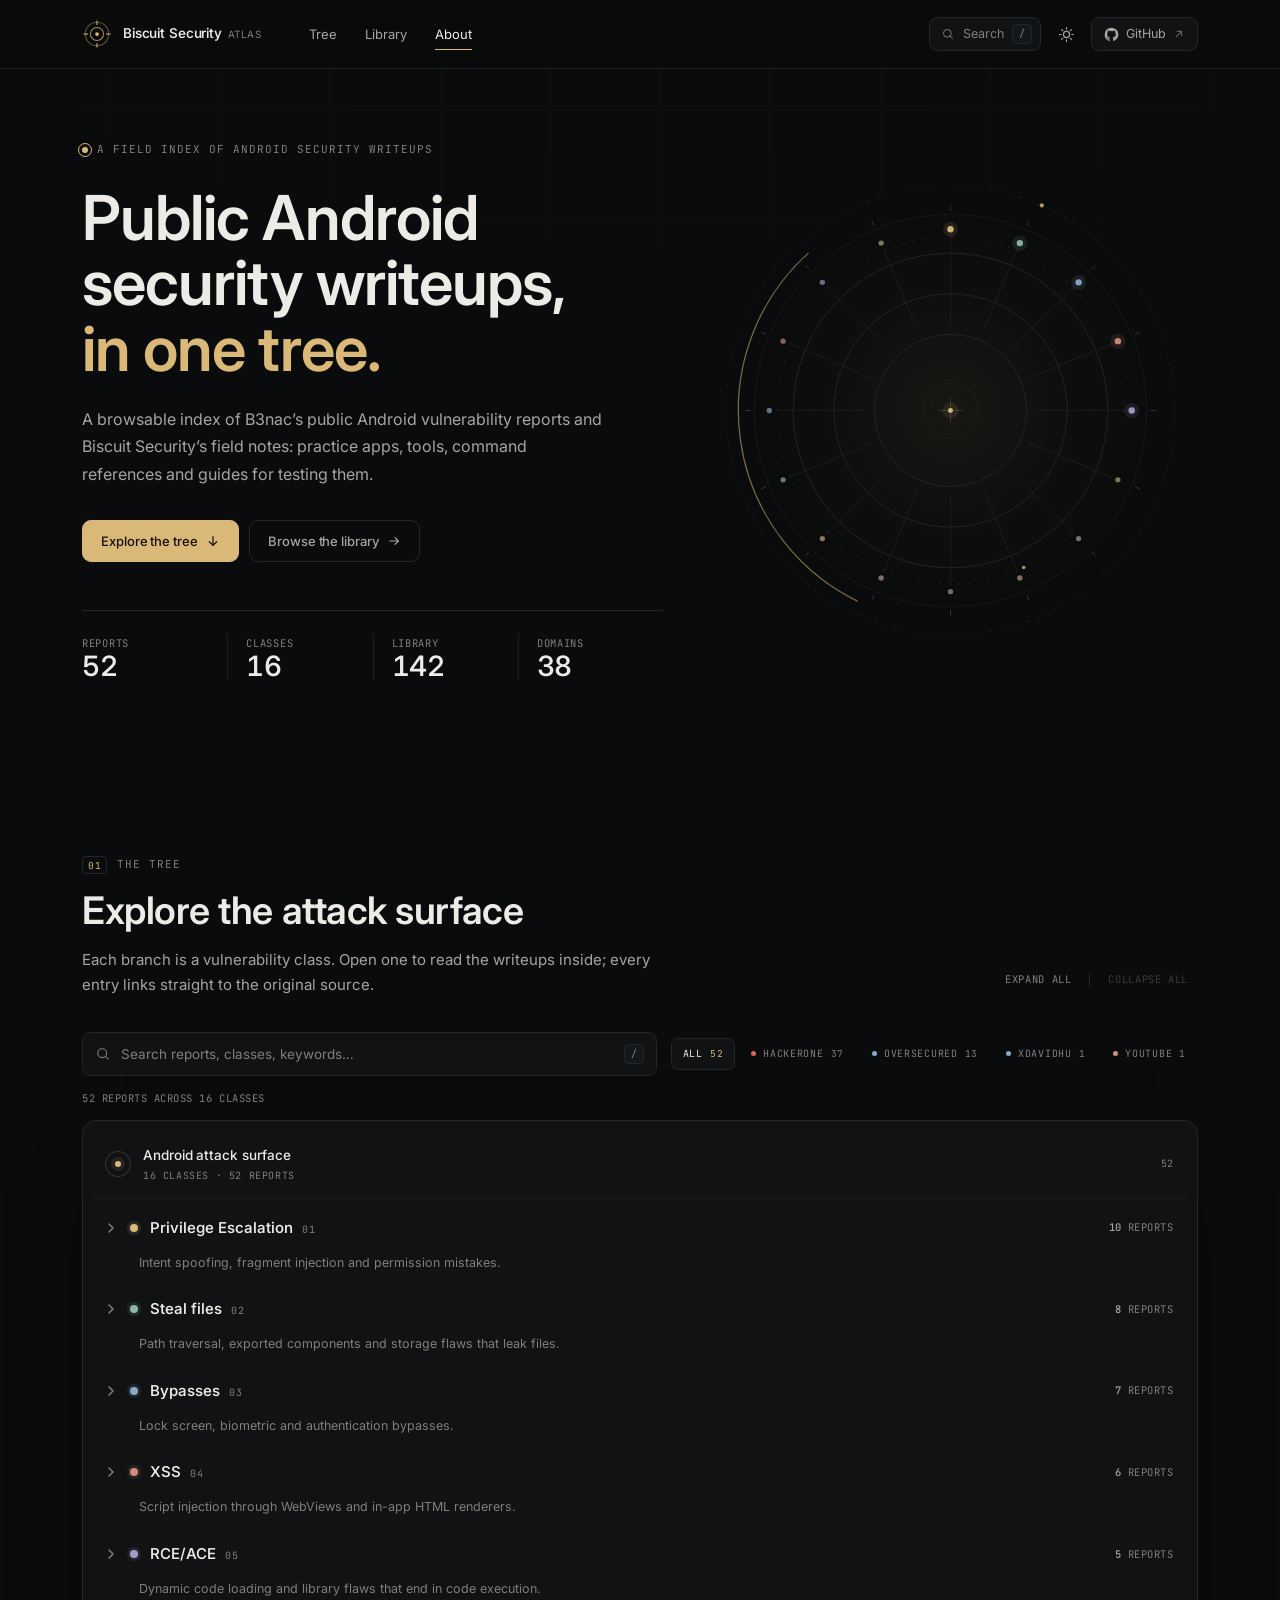
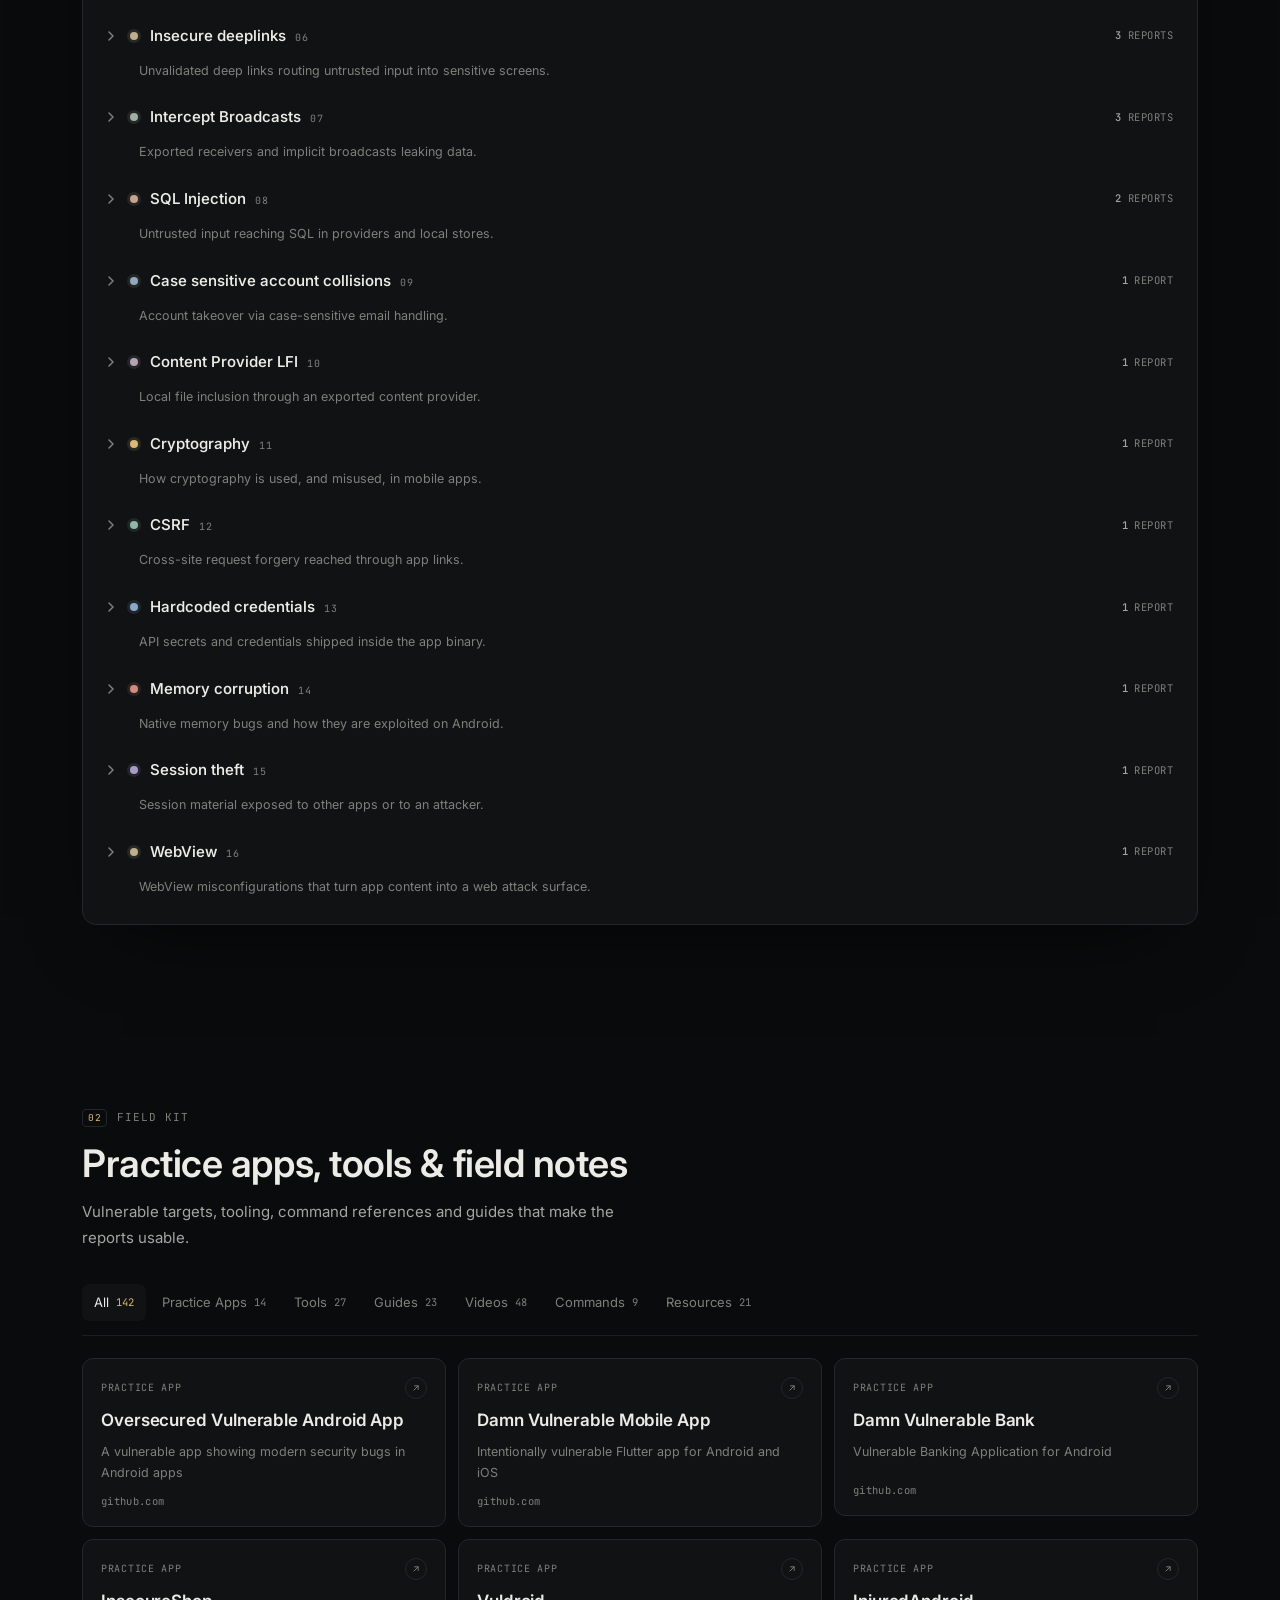
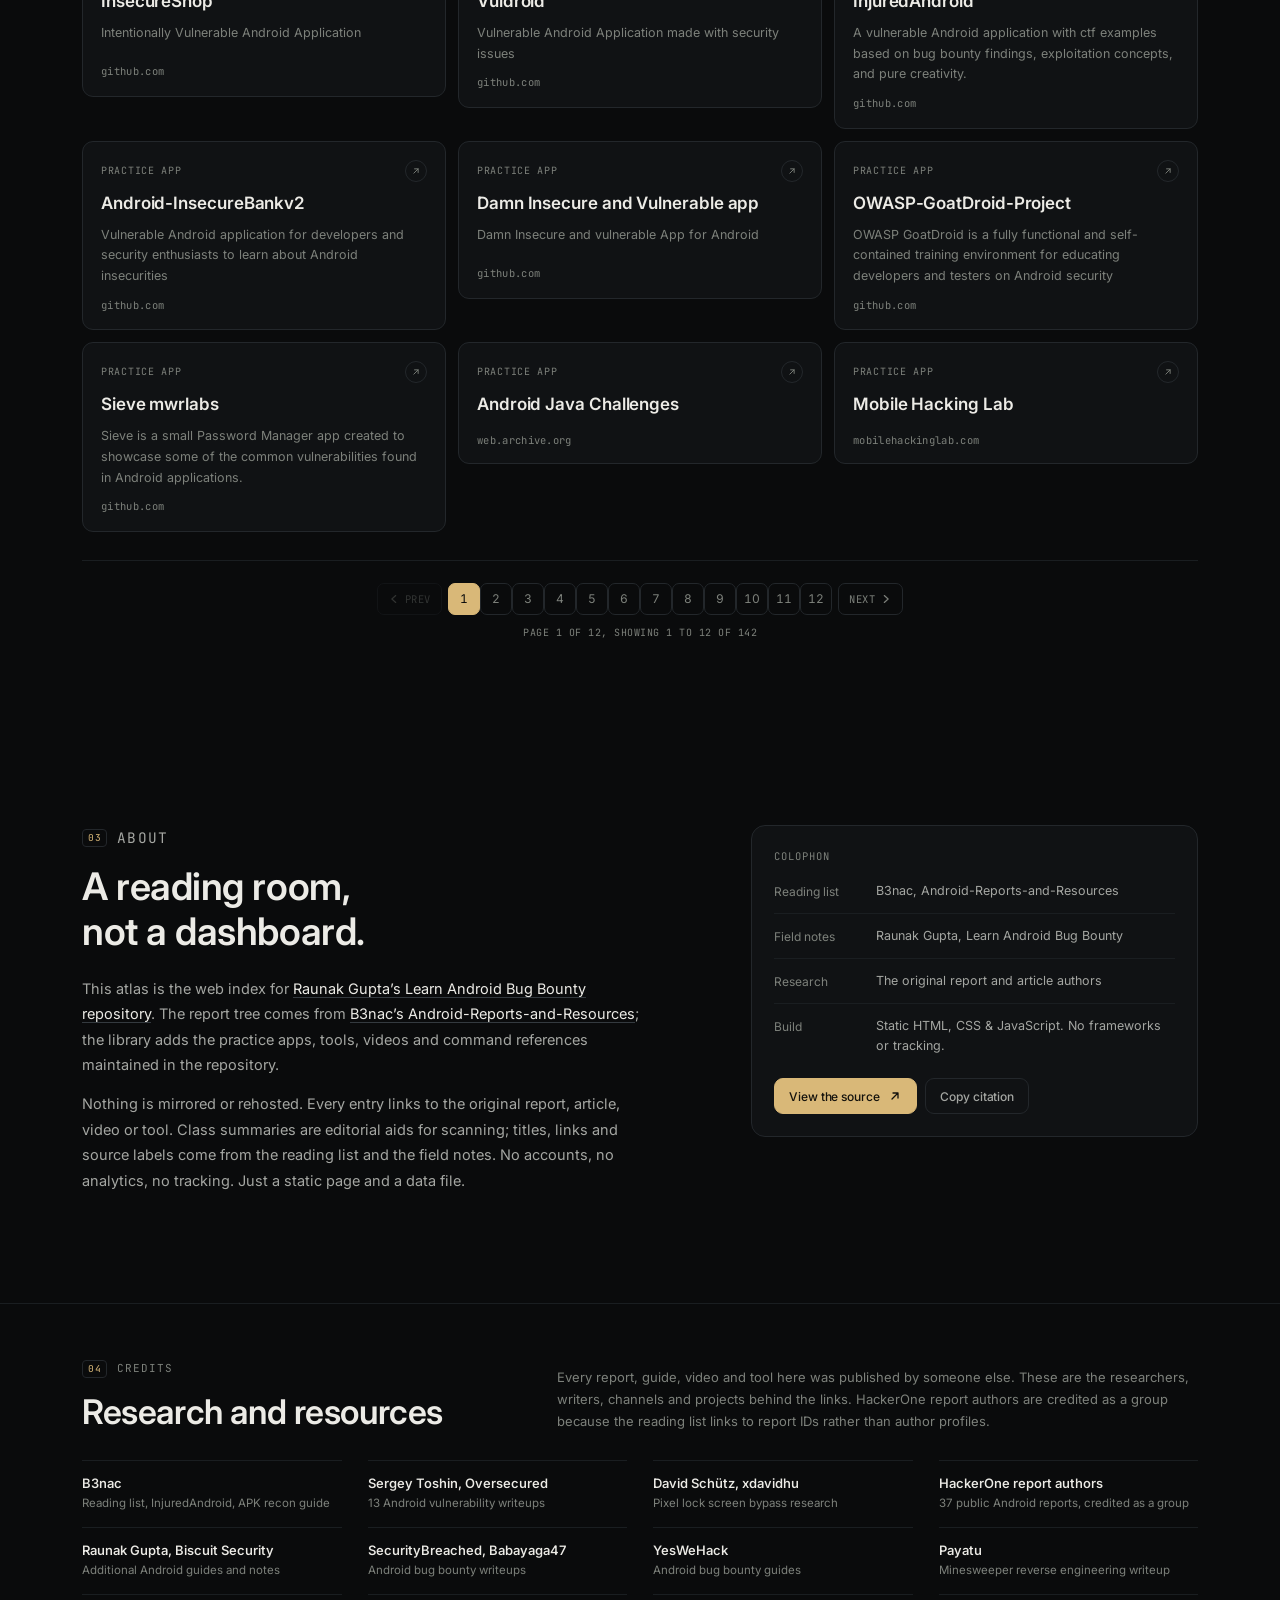
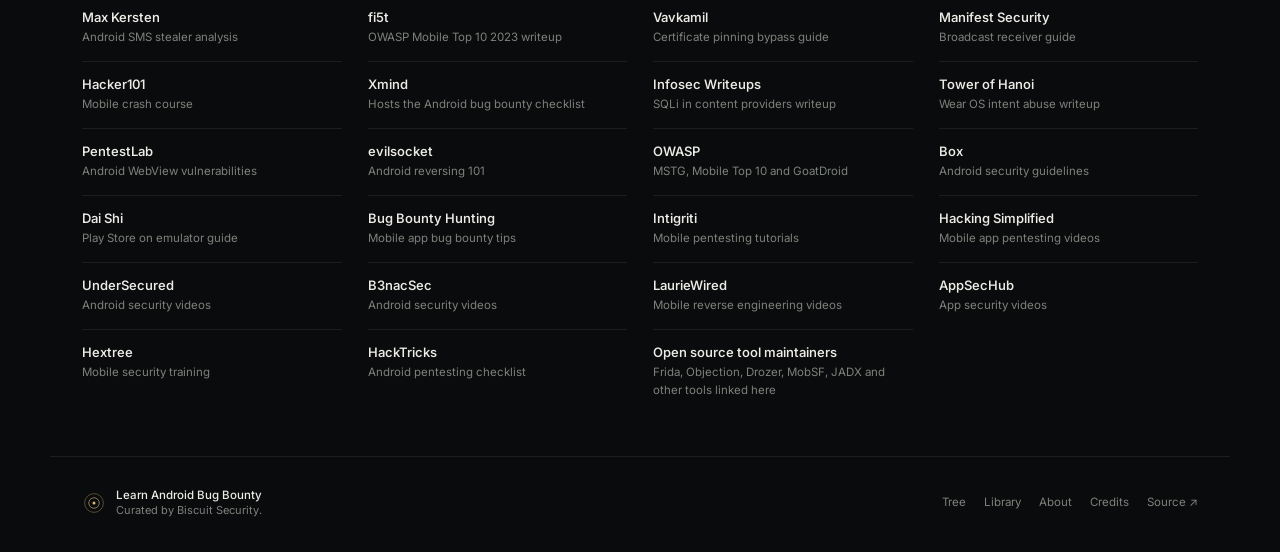
<file: site/index.html>
<!doctype html>
<html lang="en" data-theme="dark">
<head>
<meta charset="utf-8">
<meta name="viewport" content="width=device-width, initial-scale=1">
<title>Biscuit Security Atlas: Android bug bounty</title>
<meta name="description" content="A searchable tree of 52 public Android vulnerability writeups across 16 classes, plus practice apps, tools, guides, videos and command references from Biscuit Security's Learn Android Bug Bounty repository.">
<meta property="og:type" content="website">
<meta property="og:site_name" content="Biscuit Security Atlas">
<meta property="og:title" content="Biscuit Security Atlas: Android bug bounty">
<meta property="og:description" content="A searchable tree of 52 public Android vulnerability writeups across 16 classes, plus practice apps, tools, guides, videos and command references.">
<meta name="twitter:card" content="summary">
<meta name="twitter:title" content="Biscuit Security Atlas: Android bug bounty">
<meta name="twitter:description" content="A searchable tree of 52 public Android vulnerability writeups across 16 classes, plus practice apps, tools, guides, videos and command references.">
<meta name="color-scheme" content="dark light">
<meta name="theme-color" content="#0a0b0c">
<script>
  // Apply a saved theme before the first paint to avoid a dark flash.
  try {
    if (localStorage.getItem("atlas-theme") === "light") {
      document.documentElement.dataset.theme = "light";
    }
  } catch (e) { /* storage unavailable */ }
</script>
<link rel="preconnect" href="https://fonts.googleapis.com">
<link rel="preconnect" href="https://fonts.gstatic.com" crossorigin>
<link href="https://fonts.googleapis.com/css2?family=Inter:wght@300..600&family=JetBrains+Mono:wght@400;500&display=swap" rel="stylesheet">
<link rel="stylesheet" href="styles.css">
<link rel="icon" href="data:image/svg+xml,%3Csvg xmlns='http://www.w3.org/2000/svg' viewBox='0 0 32 32'%3E%3Crect width='32' height='32' rx='8' fill='%230a0b0c'/%3E%3Ccircle cx='16' cy='16' r='8' fill='none' stroke='%23d9b878' stroke-width='1.4'/%3E%3Ccircle cx='16' cy='16' r='2' fill='%23d9b878'/%3E%3C/svg%3E">
</head>
<body>
<a class="skip-link" href="#tree">Skip to the report tree</a>

<header class="site-head" id="site-head">
  <div class="wrap head-inner">
    <a class="brand" href="#top" aria-label="Biscuit Security Atlas, home">
      <span class="brand-mark" aria-hidden="true">
        <svg viewBox="0 0 32 32" fill="none">
          <circle cx="16" cy="16" r="12.5" stroke="currentColor" stroke-width="1.1" opacity=".45"/>
          <circle cx="16" cy="16" r="7" stroke="currentColor" stroke-width="1.1" opacity=".75"/>
          <circle cx="16" cy="16" r="2" fill="currentColor"/>
          <path d="M16 1.5v5M16 25.5v5M1.5 16h5M25.5 16h5" stroke="currentColor" stroke-width="1.1"/>
        </svg>
      </span>
      <span class="brand-text"><strong>Biscuit Security</strong><span>Atlas</span></span>
    </a>

    <nav class="main-nav" aria-label="Sections">
      <a href="#tree" class="nav-link is-active" data-nav="tree">Tree</a>
      <a href="#library" class="nav-link" data-nav="library">Library</a>
      <a href="#about" class="nav-link" data-nav="about">About</a>
    </nav>

    <div class="head-actions">
      <button class="search-trigger" type="button" id="search-trigger" aria-label="Search the atlas">
        <svg viewBox="0 0 20 20" fill="none" aria-hidden="true"><circle cx="9" cy="9" r="5.5" stroke="currentColor" stroke-width="1.4"/><path d="m13.2 13.2 3.3 3.3" stroke="currentColor" stroke-width="1.4" stroke-linecap="round"/></svg>
        <span>Search</span>
        <kbd>/</kbd>
      </button>
      <button class="icon-btn theme-toggle" type="button" id="theme-toggle" aria-label="Switch to light theme" title="Switch theme">
        <svg class="icon-sun" viewBox="0 0 20 20" fill="none" aria-hidden="true"><circle cx="10" cy="10" r="3.6" stroke="currentColor" stroke-width="1.4"/><path d="M10 1.8v2M10 16.2v2M1.8 10h2M16.2 10h2M4.2 4.2l1.4 1.4M14.4 14.4l1.4 1.4M15.8 4.2l-1.4 1.4M5.6 14.4l-1.4 1.4" stroke="currentColor" stroke-width="1.3" stroke-linecap="round"/></svg>
        <svg class="icon-moon" viewBox="0 0 20 20" fill="none" aria-hidden="true"><path d="M16.5 12.2A7 7 0 0 1 7.8 3.5a7 7 0 1 0 8.7 8.7Z" stroke="currentColor" stroke-width="1.4" stroke-linejoin="round"/></svg>
      </button>
      <a class="gh-btn" href="https://github.com/Raunaksplanet/Learn-android-bug-bounty" target="_blank" rel="noopener" aria-label="Source repository on GitHub">
        <svg viewBox="0 0 20 20" fill="currentColor" aria-hidden="true"><path d="M10 .9a9.1 9.1 0 0 0-2.9 17.7c.45.1.62-.2.62-.43v-1.5c-2.5.55-3.03-1.2-3.03-1.2-.41-1.05-1-1.33-1-1.33-.82-.56.06-.55.06-.55.9.07 1.37.93 1.37.93.8 1.38 2.1 1 2.62.76.08-.6.31-1 .57-1.23-2-.23-4.1-1-4.1-4.46 0-.99.35-1.8.93-2.43-.1-.23-.4-1.15.09-2.4 0 0 .76-.24 2.48.93a8.6 8.6 0 0 1 4.52 0c1.72-1.17 2.48-.93 2.48-.93.49 1.25.18 2.17.09 2.4.58.63.93 1.44.93 2.43 0 3.47-2.1 4.23-4.11 4.45.32.28.6.83.6 1.68v2.5c0 .24.17.54.62.44A9.1 9.1 0 0 0 10 .9Z"/></svg>
        <span>GitHub</span>
        <svg class="arrow" viewBox="0 0 14 14" fill="none" aria-hidden="true"><path d="M4 10 10 4M5 4h5v5" stroke="currentColor" stroke-width="1.3" stroke-linecap="round" stroke-linejoin="round"/></svg>
      </a>
    </div>
  </div>
  <div class="scroll-progress" id="scroll-progress" aria-hidden="true"></div>
</header>

<main id="top">
  <section class="hero wrap" aria-labelledby="hero-title">
    <div class="hero-copy">
      <p class="eyebrow"><span class="pulse" aria-hidden="true"></span> A field index of Android security writeups</p>
      <h1 id="hero-title">Public Android<br>security writeups,<br><span class="accent">in one tree.</span></h1>
      <p class="lede">A browsable index of B3nac’s public Android vulnerability reports and Biscuit Security’s field notes: practice apps, tools, command references and guides for testing them.</p>
      <div class="hero-actions">
        <a class="btn btn-primary" href="#tree">
          Explore the tree
          <svg viewBox="0 0 16 16" fill="none" aria-hidden="true"><path d="M8 3v10M3.8 8.8 8 13l4.2-4.2" stroke="currentColor" stroke-width="1.4" stroke-linecap="round" stroke-linejoin="round"/></svg>
        </a>
        <a class="btn btn-ghost" href="#library">
          Browse the library
          <svg viewBox="0 0 16 16" fill="none" aria-hidden="true"><path d="M3 8h10M9.2 4.2 13 8l-3.8 3.8" stroke="currentColor" stroke-width="1.4" stroke-linecap="round" stroke-linejoin="round"/></svg>
        </a>
      </div>
      <dl class="stats" aria-label="Collection statistics">
        <div><dt>Reports</dt><dd data-stat="reports">52</dd></div>
        <div><dt>Classes</dt><dd data-stat="classes">16</dd></div>
        <div><dt>Library</dt><dd data-stat="resources">142</dd></div>
        <div><dt>Domains</dt><dd data-stat="domains">38</dd></div>
      </dl>
    </div>
    <div class="hero-art" id="hero-art" aria-hidden="true"></div>
  </section>

  <section class="section wrap" id="tree" aria-labelledby="tree-title">
    <div class="section-head">
      <div class="section-intro">
        <p class="kicker"><span>01</span> The tree</p>
        <h2 id="tree-title">Explore the attack surface</h2>
        <p class="section-sub">Each branch is a vulnerability class. Open one to read the writeups inside; every entry links straight to the original source.</p>
      </div>
      <div class="tree-controls" aria-label="Tree controls">
        <button class="mini-btn" type="button" data-tree-action="expand">Expand all</button>
        <span class="control-divider" aria-hidden="true"></span>
        <button class="mini-btn" type="button" data-tree-action="collapse">Collapse all</button>
      </div>
    </div>

    <div class="toolbar">
      <div class="search-field">
        <svg viewBox="0 0 20 20" fill="none" aria-hidden="true"><circle cx="9" cy="9" r="5.5" stroke="currentColor" stroke-width="1.4"/><path d="m13.2 13.2 3.3 3.3" stroke="currentColor" stroke-width="1.4" stroke-linecap="round"/></svg>
        <input type="search" id="search" placeholder="Search reports, classes, keywords…" autocomplete="off" spellcheck="false" aria-label="Search reports and classes">
        <kbd class="search-kbd" aria-hidden="true">/</kbd>
        <button class="search-clear" type="button" id="search-clear" aria-label="Clear search" hidden>
          <svg viewBox="0 0 14 14" fill="none" aria-hidden="true"><path d="m4 4 6 6M10 4l-6 6" stroke="currentColor" stroke-width="1.4" stroke-linecap="round"/></svg>
        </button>
      </div>
      <div class="chips" id="source-chips" role="group" aria-label="Filter reports by source"></div>
    </div>

    <div class="tree-status" id="tree-status" aria-live="polite">52 reports across 16 classes</div>

    <div class="tree-shell">
      <div class="tree" id="tree-root"></div>
    </div>

    <div class="empty-state" id="empty-state" hidden>
      <span class="empty-mark" aria-hidden="true">∅</span>
      <h3>No reports match that search</h3>
      <p id="empty-copy">Try a broader term, or clear the filters.</p>
      <button class="btn btn-ghost" type="button" id="empty-reset">Reset filters</button>
    </div>
  </section>

  <section class="section wrap" id="library" aria-labelledby="library-title">
    <div class="section-head">
      <div class="section-intro">
        <p class="kicker"><span>02</span> Field kit</p>
        <h2 id="library-title">Practice apps, tools &amp; field notes</h2>
        <p class="section-sub">Vulnerable targets, tooling, command references and guides that make the reports usable.</p>
      </div>
    </div>

    <div class="tabs" id="library-tabs" role="group" aria-label="Filter library"></div>
    <div class="library-grid" id="library-grid"></div>

    <nav class="lib-pager" id="library-pager" aria-label="Library pages" hidden>
      <div class="pager-controls">
        <button class="pager-btn" type="button" id="lib-prev" aria-label="Previous library page">
          <svg viewBox="0 0 14 14" fill="none" aria-hidden="true"><path d="M9 3 4.5 7 9 11" stroke="currentColor" stroke-width="1.4" stroke-linecap="round" stroke-linejoin="round"/></svg>
          <span>Prev</span>
        </button>
        <div class="pager-pages" id="lib-pages"></div>
        <button class="pager-btn" type="button" id="lib-next" aria-label="Next library page">
          <span>Next</span>
          <svg viewBox="0 0 14 14" fill="none" aria-hidden="true"><path d="M5 3l4.5 4L5 11" stroke="currentColor" stroke-width="1.4" stroke-linecap="round" stroke-linejoin="round"/></svg>
        </button>
      </div>
      <p class="pager-status" id="lib-page-status" aria-live="polite"></p>
    </nav>
  </section>

  <section class="section wrap about" id="about" aria-labelledby="about-title">
    <div class="about-copy">
      <p class="kicker"><span>03</span> About</p>
      <h2 id="about-title">A reading room,<br>not a dashboard.</h2>
      <p>This atlas is the web index for <a href="https://github.com/Raunaksplanet/Learn-android-bug-bounty" target="_blank" rel="noopener">Raunak Gupta’s Learn Android Bug Bounty repository</a>. The report tree comes from <a href="https://github.com/B3nac/Android-Reports-and-Resources" target="_blank" rel="noopener">B3nac’s Android-Reports-and-Resources</a>; the library adds the practice apps, tools, videos and command references maintained in the repository.</p>
      <p>Nothing is mirrored or rehosted. Every entry links to the original report, article, video or tool. Class summaries are editorial aids for scanning; titles, links and source labels come from the reading list and the field notes. No accounts, no analytics, no tracking. Just a static page and a data file.</p>
    </div>
    <aside class="credits" aria-label="Colophon and source">
      <p class="credits-label">Colophon</p>
      <dl>
        <div><dt>Reading list</dt><dd>B3nac, Android-Reports-and-Resources</dd></div>
        <div><dt>Field notes</dt><dd>Raunak Gupta, Learn Android Bug Bounty</dd></div>
        <div><dt>Research</dt><dd>The original report and article authors</dd></div>
        <div><dt>Build</dt><dd>Static HTML, CSS &amp; JavaScript. No frameworks or tracking.</dd></div>
      </dl>
      <div class="credits-actions">
        <a class="btn btn-primary btn-sm" href="https://github.com/Raunaksplanet/Learn-android-bug-bounty" target="_blank" rel="noopener">
          View the source
          <svg viewBox="0 0 14 14" fill="none" aria-hidden="true"><path d="M4 10 10 4M5 4h5v5" stroke="currentColor" stroke-width="1.3" stroke-linecap="round" stroke-linejoin="round"/></svg>
        </a>
        <button class="btn btn-ghost btn-sm" type="button" id="copy-citation">Copy citation</button>
      </div>
    </aside>
  </section>
</main>

<footer class="site-foot">
  <section class="foot-credits wrap" id="credits" aria-labelledby="credits-title">
    <div class="foot-credits-head">
      <div>
        <p class="kicker"><span>04</span> Credits</p>
        <h2 id="credits-title">Research and resources</h2>
      </div>
      <p class="foot-credits-note">Every report, guide, video and tool here was published by someone else. These are the researchers, writers, channels and projects behind the links. HackerOne report authors are credited as a group because the reading list links to report IDs rather than author profiles.</p>
    </div>
    <ul class="credit-grid" id="credit-grid"></ul>
  </section>

  <div class="wrap foot-inner">
    <div class="foot-brand">
      <span class="brand-mark" aria-hidden="true">
        <svg viewBox="0 0 32 32" fill="none"><circle cx="16" cy="16" r="12.5" stroke="currentColor" stroke-width="1.1" opacity=".45"/><circle cx="16" cy="16" r="7" stroke="currentColor" stroke-width="1.1" opacity=".75"/><circle cx="16" cy="16" r="2" fill="currentColor"/></svg>
      </span>
      <p>Learn Android Bug Bounty<span>Curated by Biscuit Security.</span></p>
    </div>
    <nav class="foot-nav" aria-label="Footer">
      <a href="#tree">Tree</a>
      <a href="#library">Library</a>
      <a href="#about">About</a>
      <a href="#credits">Credits</a>
      <a href="https://github.com/Raunaksplanet/Learn-android-bug-bounty" target="_blank" rel="noopener">Source ↗</a>
    </nav>
  </div>
</footer>

<!-- Report detail drawer -->
<div class="drawer-backdrop" id="drawer-backdrop" aria-hidden="true"></div>
<div class="drawer" id="drawer" role="dialog" aria-modal="true" aria-labelledby="drawer-title" aria-hidden="true">
  <div class="drawer-head">
    <span class="drawer-path" id="drawer-path">Reports</span>
    <button class="icon-btn" type="button" id="drawer-close" aria-label="Close report details">
      <svg viewBox="0 0 16 16" fill="none" aria-hidden="true"><path d="m4 4 8 8M12 4l-8 8" stroke="currentColor" stroke-width="1.4" stroke-linecap="round"/></svg>
    </button>
  </div>
  <div class="drawer-body">
    <div class="drawer-tags">
      <span class="source-badge" id="drawer-source">HackerOne</span>
      <span class="drawer-class" id="drawer-class">XSS</span>
    </div>
    <h2 class="drawer-title" id="drawer-title">Report title</h2>
    <p class="drawer-desc" id="drawer-desc"></p>
    <dl class="drawer-meta">
      <div><dt>Host</dt><dd id="drawer-host">hackerone.com</dd></div>
      <div><dt>Path</dt><dd id="drawer-path-full">Tree / Class / Report</dd></div>
      <div><dt>Link</dt><dd id="drawer-url" class="mono"></dd></div>
    </dl>
    <div class="drawer-actions">
      <a class="btn btn-primary" id="drawer-open" href="#" target="_blank" rel="noopener">
        Open original
        <svg viewBox="0 0 14 14" fill="none" aria-hidden="true"><path d="M4 10 10 4M5 4h5v5" stroke="currentColor" stroke-width="1.3" stroke-linecap="round" stroke-linejoin="round"/></svg>
      </a>
      <button class="btn btn-ghost" type="button" id="drawer-copy">Copy link</button>
    </div>
    <p class="drawer-note">You’ll leave this atlas and open the original writeup.</p>
  </div>
</div>

<noscript>
  <div class="wrap" style="padding:40px 24px;">
    <p>This atlas needs JavaScript to draw the tree. You can still browse the repository directly on
    <a href="https://github.com/Raunaksplanet/Learn-android-bug-bounty">GitHub</a>.</p>
  </div>
</noscript>

<script src="data.js"></script>
<script src="app.js"></script>
</body>
</html>
</file>
<file: site/styles.css>
/* ==========================================================================
   Android Security Atlas: styles
   ========================================================================== */

:root {
  --sans: "Inter", -apple-system, BlinkMacSystemFont, "Segoe UI", Roboto, sans-serif;
  --mono: "JetBrains Mono", ui-monospace, SFMono-Regular, Menlo, monospace;

  --bg: #0a0b0c;
  --bg-elev: #101214;
  --bg-soft: #15181b;
  --bg-hover: #191d21;
  --text: #ecebe6;
  --text-dim: #a4a6a2;
  --text-faint: #7d817b;
  --line: #23272b;
  --line-soft: #1a1e21;
  --line-strong: #343a3f;
  --gold: #d9b878;
  --gold-bright: #ecd09a;
  --gold-soft: rgba(217, 184, 120, 0.11);
  --teal: #8fb8a8;
  --coral: #d08d7d;
  --sky: #8aa9c9;
  --lilac: #a99ac9;
  --sand: #bdb18d;
  --hackerone: #e0665a;
  --research: #8aa9c9;
  --github: #a99ac9;
  --shadow: 0 30px 80px -40px rgba(0, 0, 0, 0.9);
  --drawer-shadow: -40px 0 90px -30px rgba(0, 0, 0, 0.75);
  --radius: 14px;
  --head-h: 68px;
  --wrap: 1180px;
  --ease: cubic-bezier(0.22, 0.61, 0.36, 1);
}

html[data-theme="light"] {
  color-scheme: light;
  --bg: #f6f4ef;
  --bg-elev: #fffefa;
  --bg-soft: #efebe3;
  --bg-hover: #eae5db;
  --text: #17181a;
  --text-dim: #5a5c58;
  --text-faint: #686a63;
  --line: #dfdbd2;
  --line-soft: #e9e5dd;
  --line-strong: #c6c1b6;
  --gold: #8a6428;
  --gold-bright: #6f4f1d;
  --gold-soft: rgba(138, 100, 40, 0.1);
  --teal: #4f7d6b;
  --coral: #a45c4c;
  --sky: #4f708f;
  --lilac: #6d5f91;
  --sand: #857349;
  --hackerone: #b5473b;
  --research: #4f708f;
  --github: #6d5f91;
  --shadow: 0 28px 70px -45px rgba(40, 34, 20, 0.35);
  --drawer-shadow: -30px 0 80px -40px rgba(40, 34, 20, 0.3);
}

*,
*::before,
*::after { box-sizing: border-box; }

html {
  color-scheme: dark;
  scroll-behavior: smooth;
  scroll-padding-top: calc(var(--head-h) + 18px);
  -webkit-text-size-adjust: 100%;
}

body {
  margin: 0;
  background: var(--bg);
  color: var(--text);
  font-family: var(--sans);
  font-size: 15px;
  font-weight: 400;
  line-height: 1.6;
  -webkit-font-smoothing: antialiased;
  text-rendering: optimizeLegibility;
  overflow-x: hidden;
}

body::before {
  content: "";
  position: fixed;
  inset: 0;
  z-index: 0;
  pointer-events: none;
  background-image:
    linear-gradient(to right, var(--line-soft) 1px, transparent 1px),
    linear-gradient(to bottom, var(--line-soft) 1px, transparent 1px);
  background-size: 110px 110px;
  opacity: 0.42;
  -webkit-mask-image: radial-gradient(ellipse 100% 55% at 50% 0%, #000 0%, transparent 72%);
  mask-image: radial-gradient(ellipse 100% 55% at 50% 0%, #000 0%, transparent 72%);
}

body.is-locked { overflow: hidden; }

main { position: relative; z-index: 1; }

::selection { background: var(--gold-soft); color: var(--gold-bright); }

a { color: inherit; text-decoration: none; }

button, input { font: inherit; color: inherit; }

button { background: none; border: 0; cursor: pointer; }

svg { display: block; }

h1, h2, h3, p, dl, dd, dt, ul, figure { margin: 0; }
ul { padding: 0; list-style: none; }

:focus-visible {
  outline: 1.5px solid var(--gold);
  outline-offset: 3px;
  border-radius: 4px;
}

.skip-link {
  position: fixed;
  top: 10px;
  left: 10px;
  z-index: 200;
  padding: 10px 16px;
  background: var(--bg-elev);
  border: 1px solid var(--line-strong);
  border-radius: 8px;
  transform: translateY(-160%);
  transition: transform 0.2s var(--ease);
}
.skip-link:focus { transform: translateY(0); }

.wrap {
  width: 100%;
  max-width: var(--wrap);
  margin-inline: auto;
  padding-inline: 32px;
}

.mono { font-family: var(--mono); font-variant-ligatures: none; }

/* --------------------------------------------------------------------------
   Header
   -------------------------------------------------------------------------- */

.site-head {
  position: sticky;
  top: 0;
  z-index: 60;
  background: color-mix(in srgb, var(--bg) 82%, transparent);
  -webkit-backdrop-filter: blur(18px) saturate(140%);
  backdrop-filter: blur(18px) saturate(140%);
  border-bottom: 1px solid var(--line-soft);
}

@supports not (background: color-mix(in srgb, red 50%, blue)) {
  .site-head { background: var(--bg); }
}

.head-inner {
  display: flex;
  align-items: center;
  gap: 28px;
  height: var(--head-h);
}

.brand {
  display: inline-flex;
  align-items: center;
  gap: 11px;
  flex-shrink: 0;
}

.brand-mark {
  display: grid;
  place-items: center;
  width: 30px;
  height: 30px;
  color: var(--gold);
}
.brand-mark svg { width: 100%; height: 100%; }

.brand-text {
  display: flex;
  align-items: baseline;
  gap: 6px;
  font-size: 13.5px;
  letter-spacing: -0.01em;
  white-space: nowrap;
}
.brand-text strong { font-weight: 550; }
.brand-text span {
  color: var(--text-faint);
  font-weight: 400;
  letter-spacing: 0.05em;
  text-transform: uppercase;
  font-size: 10px;
}

.main-nav {
  display: flex;
  align-items: center;
  gap: 4px;
  margin-left: 8px;
}

.nav-link {
  position: relative;
  padding: 7px 12px;
  border-radius: 7px;
  color: var(--text-dim);
  font-size: 13px;
  transition: color 0.18s var(--ease), background 0.18s var(--ease);
}
.nav-link:hover { color: var(--text); background: var(--bg-soft); }
.nav-link.is-active { color: var(--text); }
.nav-link.is-active::after {
  content: "";
  position: absolute;
  left: 12px;
  right: 12px;
  bottom: 1px;
  height: 1px;
  background: var(--gold);
}

.head-actions {
  display: flex;
  align-items: center;
  gap: 8px;
  margin-left: auto;
}

.search-trigger {
  display: inline-flex;
  align-items: center;
  gap: 8px;
  height: 34px;
  padding: 0 8px 0 11px;
  border: 1px solid var(--line);
  border-radius: 8px;
  background: var(--bg-elev);
  color: var(--text-faint);
  font-size: 12.5px;
  transition: border-color 0.18s var(--ease), color 0.18s var(--ease);
}
.search-trigger svg { width: 14px; height: 14px; }
.search-trigger:hover { border-color: var(--line-strong); color: var(--text-dim); }
kbd {
  font-family: var(--mono);
  font-size: 10px;
  line-height: 1;
  padding: 4px 6px;
  color: var(--text-faint);
  border: 1px solid var(--line);
  border-radius: 4px;
  background: var(--bg-soft);
}

.icon-btn {
  display: grid;
  place-items: center;
  width: 34px;
  height: 34px;
  border: 1px solid transparent;
  border-radius: 8px;
  color: var(--text-dim);
  transition: color 0.18s var(--ease), background 0.18s var(--ease), border-color 0.18s var(--ease);
}
.icon-btn svg { width: 17px; height: 17px; }
.icon-btn:hover { color: var(--text); background: var(--bg-soft); border-color: var(--line); }

.theme-toggle .icon-moon { display: none; }
html[data-theme="light"] .theme-toggle .icon-sun { display: none; }
html[data-theme="light"] .theme-toggle .icon-moon { display: block; }

.gh-btn {
  display: inline-flex;
  align-items: center;
  gap: 7px;
  height: 34px;
  padding: 0 12px;
  border: 1px solid var(--line);
  border-radius: 8px;
  background: var(--bg-elev);
  color: var(--text-dim);
  font-size: 12.5px;
  transition: color 0.18s var(--ease), border-color 0.18s var(--ease), background 0.18s var(--ease);
}
.gh-btn svg { width: 15px; height: 15px; }
.gh-btn .arrow { width: 12px; height: 12px; opacity: 0.55; }
.gh-btn:hover { color: var(--text); border-color: var(--line-strong); background: var(--bg-soft); }

.scroll-progress {
  position: absolute;
  left: 0;
  bottom: -1px;
  height: 1px;
  width: 100%;
  background: var(--gold);
  transform: scaleX(0);
  transform-origin: 0 50%;
  opacity: 0.85;
}

/* --------------------------------------------------------------------------
   Hero
   -------------------------------------------------------------------------- */

.hero {
  display: grid;
  grid-template-columns: minmax(0, 1.08fr) minmax(0, 0.92fr);
  align-items: center;
  gap: 40px;
  min-height: 620px;
  padding-top: 72px;
  padding-bottom: 84px;
}

.hero-copy { max-width: 590px; }

.eyebrow {
  display: flex;
  align-items: center;
  gap: 9px;
  margin-bottom: 26px;
  color: var(--text-faint);
  font-family: var(--mono);
  font-size: 11px;
  font-weight: 400;
  letter-spacing: 0.09em;
  text-transform: uppercase;
}

.pulse {
  position: relative;
  width: 6px;
  height: 6px;
  border-radius: 50%;
  background: var(--gold);
  flex-shrink: 0;
}
.pulse::after {
  content: "";
  position: absolute;
  inset: -4px;
  border-radius: 50%;
  border: 1px solid var(--gold);
  animation: pulse 3s var(--ease) infinite;
}
@keyframes pulse {
  0% { transform: scale(0.6); opacity: 0.7; }
  70%, 100% { transform: scale(1.7); opacity: 0; }
}

.hero h1 {
  font-family: var(--sans);
  font-weight: 600;
  font-size: clamp(40px, 5.2vw, 62px);
  line-height: 1.06;
  letter-spacing: -0.015em;
  margin-bottom: 24px;
}
.hero h1 .accent { color: var(--gold); }

.lede {
  max-width: 520px;
  color: var(--text-dim);
  font-size: 16px;
  line-height: 1.72;
  font-weight: 400;
}

.hero-actions {
  display: flex;
  flex-wrap: wrap;
  gap: 10px;
  margin-top: 32px;
}

.btn {
  display: inline-flex;
  align-items: center;
  justify-content: center;
  gap: 8px;
  height: 42px;
  padding: 0 18px;
  border: 1px solid transparent;
  border-radius: 9px;
  font-size: 13px;
  font-weight: 500;
  letter-spacing: -0.005em;
  transition: background 0.2s var(--ease), border-color 0.2s var(--ease), color 0.2s var(--ease), transform 0.2s var(--ease);
}
.btn svg { width: 14px; height: 14px; }
.btn:active { transform: translateY(1px); }

.btn-primary {
  background: var(--gold);
  border-color: var(--gold);
  color: #14120c;
}
.btn-primary:hover { background: var(--gold-bright); border-color: var(--gold-bright); }
html[data-theme="light"] .btn-primary { color: #fffdf7; }

.btn-ghost {
  background: transparent;
  border-color: var(--line);
  color: var(--text-dim);
}
.btn-ghost:hover { border-color: var(--line-strong); color: var(--text); background: var(--bg-soft); }

.btn-sm { height: 36px; padding: 0 14px; font-size: 12px; }

.stats {
  display: grid;
  grid-template-columns: repeat(4, minmax(0, 1fr));
  gap: 0;
  margin-top: 48px;
  padding-top: 22px;
  border-top: 1px solid var(--line);
}
.stats > div { padding-right: 12px; }
.stats > div + div { padding-left: 18px; border-left: 1px solid var(--line-soft); }
.stats dt {
  order: 2;
  margin-top: 2px;
  color: var(--text-faint);
  font-family: var(--mono);
  font-size: 10.5px;
  letter-spacing: 0.07em;
  text-transform: uppercase;
}
.stats dd {
  font-family: var(--sans);
  font-size: 28px;
  font-weight: 550;
  line-height: 1;
  letter-spacing: -0.01em;
  color: var(--text);
  font-variant-numeric: tabular-nums;
}

.hero-art {
  position: relative;
  aspect-ratio: 1;
  width: 100%;
  max-width: 520px;
  justify-self: end;
  opacity: 0;
  transform: scale(0.97);
  animation: art-in 1.4s 0.15s var(--ease) forwards;
}
.hero-art svg { width: 100%; height: 100%; overflow: visible; }
.hero-art .ring { fill: none; stroke: var(--line); stroke-width: 1; }
.hero-art .ring-faint { fill: none; stroke: var(--line); stroke-width: 1; opacity: 0.55; }
.hero-art .ring-dash { fill: none; stroke: var(--line-strong); stroke-width: 1; stroke-dasharray: 2 9; opacity: 0.7; }
.hero-art .spoke { stroke: var(--line); stroke-width: 1; opacity: 0.7; }
.hero-art .arc { fill: none; stroke: var(--gold); stroke-width: 1.4; opacity: 0.55; }
.hero-art .cross { stroke: var(--line-strong); stroke-width: 1; }
.hero-art .orbit-dot { fill: var(--gold); opacity: 0.8; }
.hero-art .spin { transform-origin: 280px 280px; animation: spin 140s linear infinite; }
.hero-art .spin-rev { transform-origin: 280px 280px; animation: spin 90s linear infinite reverse; }
.hero-art .glow { opacity: 0.5; }

html[data-theme="light"] .hero-art .ring { stroke: #cbc5b8; opacity: 0.8; }
html[data-theme="light"] .hero-art .ring-faint { stroke: #d3cdc0; opacity: 0.8; }
html[data-theme="light"] .hero-art .spoke { stroke: #d3cdc0; opacity: 0.85; }
html[data-theme="light"] .hero-art .cross { stroke: #cbc5b8; }
html[data-theme="light"] .hero-art .glow { opacity: 0.75; }

@keyframes art-in {
  to { opacity: 1; transform: scale(1); }
}
@keyframes spin {
  to { transform: rotate(360deg); }
}

/* --------------------------------------------------------------------------
   Sections
   -------------------------------------------------------------------------- */

.section {
  padding-top: 92px;
  padding-bottom: 92px;
  scroll-margin-top: calc(var(--head-h) + 12px);
}

.section-head {
  display: flex;
  align-items: flex-end;
  justify-content: space-between;
  gap: 32px;
  margin-bottom: 34px;
}

.section-intro { max-width: 620px; }

.kicker {
  display: flex;
  align-items: center;
  gap: 10px;
  margin-bottom: 14px;
  color: var(--text-faint);
  font-family: var(--mono);
  font-size: 11px;
  letter-spacing: 0.09em;
  text-transform: uppercase;
}
.kicker span {
  display: inline-grid;
  place-items: center;
  min-width: 22px;
  height: 18px;
  padding: 0 5px;
  border: 1px solid var(--line);
  border-radius: 4px;
  color: var(--gold);
  font-size: 9.5px;
  letter-spacing: 0.06em;
}

.section h2 {
  font-family: var(--sans);
  font-weight: 600;
  font-size: clamp(28px, 3.2vw, 38px);
  line-height: 1.18;
  letter-spacing: -0.012em;
}

.section-sub {
  margin-top: 14px;
  max-width: 580px;
  color: var(--text-dim);
  font-size: 15px;
  line-height: 1.7;
  font-weight: 400;
}

.tree-controls {
  display: flex;
  align-items: center;
  gap: 8px;
  flex-shrink: 0;
  padding-bottom: 4px;
}

.mini-btn {
  padding: 6px 10px;
  border-radius: 6px;
  color: var(--text-faint);
  font-family: var(--mono);
  font-size: 10.5px;
  letter-spacing: 0.06em;
  text-transform: uppercase;
  transition: color 0.18s var(--ease), background 0.18s var(--ease);
}
.mini-btn:hover { color: var(--text); background: var(--bg-soft); }
.mini-btn:disabled { color: var(--text-faint); opacity: 0.4; cursor: default; }
.mini-btn:disabled:hover { background: none; color: var(--text-faint); }

.control-divider {
  width: 1px;
  height: 12px;
  background: var(--line);
}

/* --------------------------------------------------------------------------
   Toolbar
   -------------------------------------------------------------------------- */

.toolbar {
  display: flex;
  align-items: center;
  gap: 14px;
  margin-bottom: 14px;
}

.search-field {
  position: relative;
  display: flex;
  align-items: center;
  flex: 1;
  min-width: 0;
  height: 44px;
  padding: 0 12px;
  background: var(--bg-elev);
  border: 1px solid var(--line);
  border-radius: 9px;
  transition: border-color 0.2s var(--ease), box-shadow 0.2s var(--ease);
}
.search-field:focus-within {
  border-color: var(--line-strong);
  box-shadow: 0 0 0 3px var(--gold-soft);
}
.search-field > svg {
  width: 16px;
  height: 16px;
  color: var(--text-faint);
  flex-shrink: 0;
}
.search-field input {
  flex: 1;
  min-width: 0;
  height: 100%;
  padding: 0 10px;
  background: none;
  border: 0;
  outline: 0;
  font-size: 13.5px;
}
.search-field input::placeholder { color: var(--text-faint); }
.search-field input::-webkit-search-cancel-button { display: none; }
.search-kbd { flex-shrink: 0; }
.search-field:focus-within .search-kbd { display: none; }

.search-clear[hidden] { display: none; }

.search-clear {
  display: grid;
  place-items: center;
  width: 24px;
  height: 24px;
  margin-left: 4px;
  border-radius: 5px;
  color: var(--text-faint);
  flex-shrink: 0;
}
.search-clear svg { width: 13px; height: 13px; }
.search-clear:hover { color: var(--text); background: var(--bg-soft); }

.chips {
  display: flex;
  align-items: center;
  gap: 4px;
  flex-shrink: 0;
}

.chip {
  display: inline-flex;
  align-items: center;
  gap: 7px;
  height: 32px;
  padding: 0 11px;
  border: 1px solid transparent;
  border-radius: 7px;
  color: var(--text-faint);
  font-family: var(--mono);
  font-size: 10px;
  letter-spacing: 0.07em;
  text-transform: uppercase;
  transition: color 0.18s var(--ease), background 0.18s var(--ease), border-color 0.18s var(--ease);
}
.chip:hover { color: var(--text-dim); background: var(--bg-soft); }
.chip[aria-pressed="true"] {
  color: var(--text);
  background: var(--bg-elev);
  border-color: var(--line);
}
.chip .chip-count {
  font-size: 9.5px;
  color: var(--text-faint);
}
.chip[aria-pressed="true"] .chip-count { color: var(--gold); }
.chip .chip-dot {
  width: 5px;
  height: 5px;
  border-radius: 50%;
  background: var(--chip-color, var(--text-faint));
}

.tree-status {
  min-height: 18px;
  margin-bottom: 12px;
  color: var(--text-faint);
  font-family: var(--mono);
  font-size: 10.5px;
  letter-spacing: 0.05em;
  text-transform: uppercase;
}
.tree-status strong { color: var(--text-dim); font-weight: 500; }

/* --------------------------------------------------------------------------
   Tree
   -------------------------------------------------------------------------- */

.load-error {
  padding: 24px 22px;
  border: 1px dashed var(--line-strong);
  border-radius: var(--radius);
  color: var(--text-faint);
  font-size: 13px;
  line-height: 1.6;
}
.load-error a { color: var(--gold); text-decoration: underline; text-underline-offset: 3px; }

.tree-shell {
  position: relative;
  background: var(--bg-elev);
  border: 1px solid var(--line);
  border-radius: var(--radius);
  box-shadow: var(--shadow);
  overflow: hidden;
}

.tree {
  padding: 10px 10px 14px;
}

.root-row {
  display: flex;
  align-items: center;
  gap: 12px;
  padding: 14px 14px 14px 12px;
  margin-bottom: 4px;
  border-bottom: 1px solid var(--line-soft);
}
.root-mark {
  display: grid;
  place-items: center;
  width: 26px;
  height: 26px;
  border: 1px solid var(--line-strong);
  border-radius: 50%;
  color: var(--gold);
  flex-shrink: 0;
}
.root-mark::before {
  content: "";
  width: 6px;
  height: 6px;
  border-radius: 50%;
  background: currentColor;
  box-shadow: 0 0 0 4px var(--gold-soft);
}
.root-label {
  display: block;
  font-size: 13.5px;
  font-weight: 500;
  letter-spacing: -0.005em;
}
.root-meta {
  display: block;
  margin-top: 1px;
  color: var(--text-faint);
  font-family: var(--mono);
  font-size: 10px;
  letter-spacing: 0.06em;
  text-transform: uppercase;
}
.root-count {
  margin-left: auto;
  color: var(--text-faint);
  font-family: var(--mono);
  font-size: 10px;
}

.branches { position: relative; padding-top: 2px; }

.branch {
  position: relative;
}
.branch + .branch { margin-top: 1px; }
.branch::before {
  content: "";
  position: absolute;
  left: 24px;
  top: 38px;
  bottom: 6px;
  width: 1px;
  background: var(--line-soft);
  opacity: 0;
}
.branch[data-open="true"]::before { opacity: 1; }

.branch-head {
  position: relative;
  z-index: 1;
  border-radius: 8px;
  transition: background 0.16s var(--ease);
}
.branch-head:hover { background: var(--bg-soft); }

.branch-toggle {
  display: grid;
  grid-template-columns: 16px 9px minmax(0, 1fr) auto;
  align-items: center;
  gap: 11px;
  width: 100%;
  padding: 11px 14px 11px 10px;
  text-align: left;
  border-radius: 8px;
}

.chevron {
  width: 16px;
  height: 16px;
  color: var(--text-faint);
  transition: transform 0.24s var(--ease), color 0.18s var(--ease);
}
.branch-toggle:hover .chevron { color: var(--text-dim); }
.branch[data-open="false"] .chevron { transform: rotate(-90deg); }

.cat-dot {
  width: 8px;
  height: 8px;
  border-radius: 50%;
  background: var(--dot, var(--gold));
  box-shadow: 0 0 0 3px color-mix(in srgb, var(--dot, var(--gold)) 13%, transparent);
}
@supports not (background: color-mix(in srgb, red 50%, blue)) {
  .cat-dot { box-shadow: none; }
}

.branch-name {
  display: flex;
  align-items: baseline;
  gap: 9px;
  min-width: 0;
  font-size: 15px;
  font-weight: 550;
  letter-spacing: 0;
  color: var(--text);
}
.branch-index {
  color: var(--text-faint);
  font-family: var(--mono);
  font-size: 10px;
  font-weight: 400;
  letter-spacing: 0.06em;
}

.branch-count {
  color: var(--text-faint);
  font-family: var(--mono);
  font-size: 10.5px;
  letter-spacing: 0.04em;
  text-transform: uppercase;
  white-space: nowrap;
}
.branch-count b { color: var(--text-dim); font-weight: 500; }

.branch-desc {
  padding: 2px 44px 12px 46px;
  margin-top: 0;
  color: var(--text-faint);
  font-size: 12.5px;
  line-height: 1.65;
  font-weight: 400;
}

.leaves-wrap {
  display: grid;
  grid-template-rows: 0fr;
  opacity: 0;
  transition: grid-template-rows 0.32s var(--ease), opacity 0.24s var(--ease);
}
.branch[data-open="true"] .leaves-wrap {
  grid-template-rows: 1fr;
  opacity: 1;
}
.leaves-clip { overflow: hidden; min-height: 0; }

.leaves {
  position: relative;
  margin: 0;
  padding: 0 0 7px;
}

.leaf {
  position: relative;
  display: flex;
  align-items: stretch;
  margin-left: 34px;
  border-radius: 7px;
  transition: background 0.16s var(--ease);
}
.leaf::before {
  content: "";
  position: absolute;
  left: -10px;
  top: 50%;
  width: 10px;
  height: 1px;
  background: var(--line);
}
.leaf:hover { background: var(--bg-soft); }
.leaf:has(.leaf-main:focus-visible) { background: var(--bg-soft); }
.leaf[hidden] { display: none; }

.leaf-main {
  display: flex;
  align-items: center;
  gap: 12px;
  flex: 1;
  min-width: 0;
  padding: 9px 8px 9px 12px;
  text-align: left;
  border-radius: 7px 0 0 7px;
}

.leaf-title {
  flex: 1;
  min-width: 0;
  color: var(--text-dim);
  font-size: 13.5px;
  line-height: 1.5;
  font-weight: 400;
  transition: color 0.16s var(--ease);
}
.leaf:hover .leaf-title { color: var(--text); }

.leaf-meta {
  display: flex;
  align-items: center;
  gap: 8px;
  flex-shrink: 0;
}

.source-badge {
  display: inline-flex;
  align-items: center;
  gap: 5px;
  height: 21px;
  padding: 0 8px;
  border: 1px solid var(--line);
  border-radius: 4px;
  background: var(--bg);
  color: var(--text-faint);
  font-family: var(--mono);
  font-size: 10px;
  font-weight: 400;
  letter-spacing: 0.03em;
  text-transform: uppercase;
  white-space: nowrap;
}
.source-badge::before {
  content: "";
  width: 4px;
  height: 4px;
  border-radius: 50%;
  background: var(--badge, var(--text-faint));
}
.source-badge[data-kind="hackerone"] { --badge: var(--hackerone); }
.source-badge[data-kind="research"] { --badge: var(--research); }
.source-badge[data-kind="github"] { --badge: var(--github); }
.source-badge[data-kind="video"] { --badge: var(--coral); }

.leaf-open {
  display: grid;
  place-items: center;
  width: 38px;
  border-radius: 0 7px 7px 0;
  color: var(--text-faint);
  opacity: 0;
  transition: opacity 0.16s var(--ease), color 0.16s var(--ease);
}
.leaf-open svg { width: 13px; height: 13px; }
.leaf:hover .leaf-open,
.leaf-open:focus-visible { opacity: 1; }
.leaf-open:hover { color: var(--gold); }

/* Empty state */
.empty-state {
  padding: 64px 24px;
  text-align: center;
  border: 1px dashed var(--line-strong);
  border-radius: var(--radius);
}
.empty-mark {
  display: inline-grid;
  place-items: center;
  width: 42px;
  height: 42px;
  margin-bottom: 16px;
  border: 1px solid var(--line);
  border-radius: 50%;
  color: var(--text-faint);
  font-family: var(--mono);
  font-size: 15px;
}
.empty-state h3 {
  font-family: var(--sans);
  font-size: 22px;
  font-weight: 600;
  margin-bottom: 6px;
}
.empty-state p {
  margin-bottom: 20px;
  color: var(--text-faint);
  font-size: 13px;
}

/* --------------------------------------------------------------------------
   Library
   -------------------------------------------------------------------------- */

.tabs {
  display: flex;
  flex-wrap: wrap;
  gap: 4px;
  margin-bottom: 22px;
  padding-bottom: 14px;
  border-bottom: 1px solid var(--line-soft);
}

.tab {
  display: inline-flex;
  align-items: center;
  gap: 7px;
  padding: 8px 12px;
  border-radius: 7px;
  color: var(--text-faint);
  font-size: 13px;
  transition: color 0.18s var(--ease), background 0.18s var(--ease);
}
.tab:hover { color: var(--text-dim); background: var(--bg-soft); }
.tab[aria-pressed="true"] { color: var(--text); background: var(--bg-elev); }
.tab .tab-count {
  color: var(--text-faint);
  font-family: var(--mono);
  font-size: 10.5px;
}
.tab[aria-pressed="true"] .tab-count { color: var(--gold); }

.library-grid {
  display: grid;
  grid-template-columns: repeat(3, minmax(0, 1fr));
  align-items: start;
  gap: 12px;
  scroll-margin-top: calc(var(--head-h) + 24px);
}

.res-card {
  display: flex;
  flex-direction: column;
  gap: 10px;
  min-height: 158px;
  padding: 18px 18px 16px;
  background: var(--bg-elev);
  border: 1px solid var(--line);
  border-radius: 11px;
  transition: border-color 0.2s var(--ease), background 0.2s var(--ease), transform 0.25s var(--ease);
}
.res-card:hover {
  background: var(--bg-soft);
  border-color: var(--line-strong);
  transform: translateY(-2px);
}
.res-card[hidden] { display: none; }
.res-card.no-desc { min-height: 0; padding-bottom: 14px; }
.res-card.no-desc .res-host { margin-top: 6px; }

.lib-pager {
  display: flex;
  flex-direction: column;
  align-items: center;
  gap: 10px;
  margin-top: 28px;
  padding-top: 22px;
  border-top: 1px solid var(--line-soft);
}
.lib-pager[hidden] { display: none; }
.pager-controls {
  display: flex;
  flex-wrap: wrap;
  align-items: center;
  justify-content: center;
  gap: 6px;
}
.pager-btn,
.pager-page {
  display: inline-flex;
  align-items: center;
  justify-content: center;
  min-width: 32px;
  height: 32px;
  border: 1px solid var(--line);
  border-radius: 7px;
  color: var(--text-faint);
  background: transparent;
  transition: color 0.18s var(--ease), background 0.18s var(--ease), border-color 0.18s var(--ease);
}
.pager-btn {
  gap: 5px;
  padding: 0 10px;
  font-family: var(--mono);
  font-size: 10.5px;
  letter-spacing: 0.05em;
  text-transform: uppercase;
}
.pager-btn svg { width: 12px; height: 12px; }
.pager-page {
  width: 32px;
  padding: 0;
  font-family: var(--sans);
  font-size: 12px;
  font-variant-numeric: tabular-nums;
}
.pager-btn:hover:not(:disabled),
.pager-page:hover {
  color: var(--text);
  background: var(--bg-soft);
  border-color: var(--line-strong);
}
.pager-page.is-current {
  color: var(--bg);
  background: var(--gold);
  border-color: var(--gold);
}
.pager-btn:disabled { opacity: 0.35; cursor: not-allowed; }
.pager-status {
  color: var(--text-faint);
  font-family: var(--mono);
  font-size: 10px;
  letter-spacing: 0.05em;
  text-transform: uppercase;
  text-align: center;
}

.res-top {
  display: flex;
  align-items: center;
  justify-content: space-between;
  gap: 12px;
}
.res-section {
  color: var(--text-faint);
  font-family: var(--mono);
  font-size: 10px;
  letter-spacing: 0.07em;
  text-transform: uppercase;
}
.res-arrow {
  display: grid;
  place-items: center;
  width: 22px;
  height: 22px;
  border: 1px solid var(--line);
  border-radius: 50%;
  color: var(--text-faint);
  transition: color 0.18s var(--ease), border-color 0.18s var(--ease), transform 0.2s var(--ease);
}
.res-arrow svg { width: 10px; height: 10px; }
.res-card:hover .res-arrow {
  color: var(--gold);
  border-color: var(--gold);
  transform: translate(1px, -1px);
}

.res-title {
  font-family: var(--sans);
  font-size: 17px;
  line-height: 1.35;
  letter-spacing: -0.005em;
  font-weight: 600;
  color: var(--text);
}
.res-desc {
  color: var(--text-faint);
  font-size: 12.5px;
  line-height: 1.65;
  font-weight: 400;
}
.res-host {
  margin-top: auto;
  color: var(--text-faint);
  font-family: var(--mono);
  font-size: 10.5px;
  letter-spacing: 0.03em;
}

/* --------------------------------------------------------------------------
   About
   -------------------------------------------------------------------------- */

.about {
  display: grid;
  grid-template-columns: minmax(0, 1.15fr) minmax(0, 0.85fr);
  gap: 64px;
  align-items: start;
  padding-bottom: 110px;
}

.about-copy h2 { margin-bottom: 22px; }
.about-copy p {
  max-width: 560px;
  color: var(--text-dim);
  font-size: 14.5px;
  line-height: 1.75;
  font-weight: 400;
}
.about-copy p + p { margin-top: 14px; }
.about-copy a {
  color: var(--text);
  border-bottom: 1px solid var(--line-strong);
  transition: color 0.18s var(--ease), border-color 0.18s var(--ease);
}
.about-copy a:hover { color: var(--gold); border-color: var(--gold); }

.credits {
  padding: 22px;
  background: var(--bg-elev);
  border: 1px solid var(--line);
  border-radius: var(--radius);
}
.credits-label {
  margin-bottom: 16px;
  color: var(--text-faint);
  font-family: var(--mono);
  font-size: 10.5px;
  letter-spacing: 0.09em;
  text-transform: uppercase;
}
.credits dl { display: grid; gap: 12px; }
.credits dl > div {
  display: grid;
  grid-template-columns: 88px minmax(0, 1fr);
  gap: 14px;
  padding-bottom: 12px;
  border-bottom: 1px solid var(--line-soft);
}
.credits dl > div:last-child { border-bottom: 0; padding-bottom: 0; }
.credits dt {
  color: var(--text-faint);
  font-size: 12px;
  letter-spacing: 0;
  padding-top: 1px;
}
.credits dd { color: var(--text-dim); font-size: 12.5px; line-height: 1.6; }
.credits-actions {
  display: flex;
  flex-wrap: wrap;
  gap: 8px;
  margin-top: 22px;
}

/* --------------------------------------------------------------------------
   Footer
   -------------------------------------------------------------------------- */

.site-foot {
  position: relative;
  z-index: 1;
  border-top: 1px solid var(--line-soft);
}

.foot-credits {
  padding-top: 56px;
  padding-bottom: 42px;
  border-bottom: 1px solid var(--line-soft);
  scroll-margin-top: calc(var(--head-h) + 12px);
}
.foot-credits-head {
  display: grid;
  grid-template-columns: minmax(0, 0.8fr) minmax(0, 1.2fr);
  gap: 48px;
  align-items: end;
  margin-bottom: 28px;
}
.foot-credits h2 {
  font-family: var(--sans);
  font-size: clamp(26px, 3vw, 34px);
  font-weight: 600;
  line-height: 1.18;
  letter-spacing: -0.012em;
}
.foot-credits-note {
  max-width: 640px;
  color: var(--text-faint);
  font-size: 13px;
  line-height: 1.7;
}
.credit-grid {
  display: grid;
  grid-template-columns: repeat(4, minmax(0, 1fr));
  gap: 0 26px;
}
.credit-item {
  padding: 13px 0 14px;
  border-top: 1px solid var(--line-soft);
}
.credit-name {
  display: block;
  color: var(--text);
  font-size: 13px;
  font-weight: 550;
  line-height: 1.4;
  transition: color 0.18s var(--ease);
}
.credit-name:hover { color: var(--gold); }
.credit-role {
  display: block;
  margin-top: 3px;
  color: var(--text-faint);
  font-size: 11.5px;
  line-height: 1.55;
}
.foot-inner {
  display: flex;
  align-items: center;
  justify-content: space-between;
  gap: 24px;
  padding-top: 30px;
  padding-bottom: 34px;
}
.foot-brand { display: flex; align-items: center; gap: 10px; }
.foot-brand .brand-mark { width: 24px; height: 24px; }
.foot-brand p {
  font-size: 11.5px;
  font-weight: 500;
  line-height: 1.4;
}
.foot-brand p span {
  display: block;
  color: var(--text-faint);
  font-size: 11px;
  font-weight: 400;
}
.foot-nav { display: flex; flex-wrap: wrap; gap: 18px; }
.foot-nav a {
  color: var(--text-faint);
  font-size: 11.5px;
  transition: color 0.18s var(--ease);
}
.foot-nav a:hover { color: var(--text); }

/* --------------------------------------------------------------------------
   Detail drawer
   -------------------------------------------------------------------------- */

.drawer-backdrop {
  position: fixed;
  inset: 0;
  z-index: 90;
  background: rgba(3, 4, 5, 0.62);
  -webkit-backdrop-filter: blur(3px);
  backdrop-filter: blur(3px);
  opacity: 0;
  visibility: hidden;
  transition: opacity 0.3s var(--ease), visibility 0s linear 0.3s;
}
.drawer-backdrop.is-open { opacity: 1; visibility: visible; transition: opacity 0.3s var(--ease); }

.drawer {
  position: fixed;
  top: 0;
  right: 0;
  bottom: 0;
  z-index: 100;
  display: flex;
  flex-direction: column;
  width: min(460px, 100vw);
  background: var(--bg-elev);
  border-left: 1px solid var(--line);
  box-shadow: var(--drawer-shadow);
  transform: translateX(100%);
  visibility: hidden;
  transition: transform 0.38s var(--ease), visibility 0s linear 0.38s;
}
.drawer.is-open { transform: translateX(0); visibility: visible; transition: transform 0.38s var(--ease); }

.drawer-head {
  display: flex;
  align-items: center;
  justify-content: space-between;
  gap: 16px;
  flex-shrink: 0;
  padding: 18px 20px;
  border-bottom: 1px solid var(--line-soft);
}
.drawer-path {
  overflow: hidden;
  color: var(--text-faint);
  font-family: var(--mono);
  font-size: 9.5px;
  letter-spacing: 0.07em;
  text-transform: uppercase;
  text-overflow: ellipsis;
  white-space: nowrap;
}

.drawer-body {
  flex: 1;
  overflow-y: auto;
  padding: 30px 26px 36px;
  overscroll-behavior: contain;
}

.drawer-tags {
  display: flex;
  flex-wrap: wrap;
  align-items: center;
  gap: 8px;
  margin-bottom: 18px;
}
.drawer-class {
  color: var(--text-faint);
  font-family: var(--mono);
  font-size: 9.5px;
  letter-spacing: 0.08em;
  text-transform: uppercase;
}

.drawer-title {
  font-family: var(--sans);
  font-size: clamp(22px, 2.6vw, 28px);
  font-weight: 600;
  line-height: 1.3;
  letter-spacing: -0.01em;
  margin-bottom: 16px;
  overflow-wrap: break-word;
}

.drawer-desc {
  color: var(--text-dim);
  font-size: 14px;
  line-height: 1.7;
  font-weight: 400;
  margin-bottom: 26px;
}

.drawer-meta {
  display: grid;
  gap: 0;
  padding-top: 6px;
  border-top: 1px solid var(--line-soft);
  margin-bottom: 28px;
}
.drawer-meta > div {
  display: grid;
  grid-template-columns: 54px minmax(0, 1fr);
  gap: 14px;
  padding: 11px 0;
  border-bottom: 1px solid var(--line-soft);
}
.drawer-meta dt {
  color: var(--text-faint);
  font-family: var(--mono);
  font-size: 10px;
  letter-spacing: 0.07em;
  text-transform: uppercase;
  padding-top: 2px;
}
.drawer-meta dd {
  color: var(--text-dim);
  font-size: 12.5px;
  line-height: 1.5;
  overflow-wrap: anywhere;
}
.drawer-meta dd.mono { font-size: 11px; color: var(--text-faint); }

.drawer-actions {
  display: flex;
  flex-wrap: wrap;
  gap: 8px;
}
.drawer-note {
  margin-top: 16px;
  color: var(--text-faint);
  font-size: 10.5px;
}

/* --------------------------------------------------------------------------
   Reveal animation
   -------------------------------------------------------------------------- */

.reveal {
  opacity: 0;
  transform: translateY(14px);
  transition: opacity 0.7s var(--ease), transform 0.7s var(--ease);
}
.reveal.is-visible { opacity: 1; transform: none; }

/* --------------------------------------------------------------------------
   Responsive
   -------------------------------------------------------------------------- */

@media (max-width: 1000px) {
  .hero {
    grid-template-columns: minmax(0, 1fr) minmax(0, 0.8fr);
    gap: 24px;
    min-height: 560px;
    padding-top: 56px;
    padding-bottom: 64px;
  }
  .hero-art { max-width: 400px; opacity: 0.9; }
  .library-grid { grid-template-columns: repeat(2, minmax(0, 1fr)); }
  .about { gap: 40px; }
  .credit-grid { grid-template-columns: repeat(3, minmax(0, 1fr)); }
}

@media (max-width: 820px) {
  .wrap { padding-inline: 22px; }
  .main-nav { display: none; }
  .hero {
    grid-template-columns: minmax(0, 1fr);
    padding-top: 48px;
    padding-bottom: 24px;
    min-height: 0;
  }
  .hero-copy { max-width: 100%; }
  .hero-art {
    position: absolute;
    top: 40px;
    right: -140px;
    width: 380px;
    max-width: none;
    opacity: 0.42;
    z-index: 0;
    pointer-events: none;
  }
  .hero { position: relative; overflow-x: hidden; overflow-x: clip; }
  .hero-copy { position: relative; z-index: 1; }
  .hero h1 { font-size: clamp(30px, 9.2vw, 44px); }
  .stats { margin-top: 36px; }
  .section { padding-top: 60px; padding-bottom: 60px; }
  .section-head { flex-direction: column; align-items: flex-start; gap: 18px; }
  .tree-controls { padding-bottom: 0; }
  .toolbar { flex-direction: column; align-items: stretch; gap: 8px; }
  .chips { flex-wrap: wrap; }
  .tree { padding: 8px 6px 12px; }
  .tree-shell { background: transparent; border: 0; box-shadow: none; overflow: visible; }
  .tree-shell .tree { background: var(--bg-elev); border: 1px solid var(--line); border-radius: var(--radius); }
  .about { grid-template-columns: minmax(0, 1fr); gap: 30px; }
  .library-grid { grid-template-columns: repeat(2, minmax(0, 1fr)); }
  .foot-credits-head { grid-template-columns: minmax(0, 1fr); gap: 14px; align-items: start; }
  .credit-grid { grid-template-columns: repeat(2, minmax(0, 1fr)); }
  .pager-pages { display: none; }
  .pager-btn { height: 36px; padding: 0 14px; }
}

@media (max-width: 560px) {
  .head-inner { gap: 12px; }
  .brand-text strong { display: none; }
  .brand-text span { font-size: 9.5px; letter-spacing: 0.09em; }
  .brand-text span::before { content: "Biscuit Security "; }
  .gh-btn span, .gh-btn .arrow { display: none; }
  .gh-btn { width: 34px; padding: 0; justify-content: center; }
  .search-trigger span { display: none; }
  .search-trigger { width: 34px; padding: 0; justify-content: center; }
  .search-trigger kbd { display: none; }
  .stats { grid-template-columns: repeat(2, 1fr); gap: 18px 0; }
  .stats > div:nth-child(3) { padding-left: 0; border-left: 0; }
  .stats > div:nth-child(3), .stats > div:nth-child(4) { padding-top: 14px; border-top: 1px solid var(--line-soft); }
  .stats dd { font-size: 26px; }
  .branch-desc { display: none; }
  .branch-index { display: none; }
  .branch-name > span { min-width: 0; overflow-wrap: anywhere; }
  .branch-toggle { padding: 11px 10px; grid-template-columns: 14px 8px minmax(0, 1fr) auto; gap: 9px; }
  .leaf { margin-left: 25px; }
  .leaf-main { padding: 9px 6px 9px 10px; }
  .leaf-title { font-size: 12.5px; }
  .leaf-meta .source-badge { display: none; }
  .leaf-open { width: 30px; opacity: 0.5; }
  .library-grid { grid-template-columns: minmax(0, 1fr); }
  .res-card { min-height: 0; }
  .foot-inner { flex-direction: column; align-items: flex-start; gap: 16px; }
  .drawer-body { padding: 24px 20px 30px; }
  .btn { height: 40px; }
  .hero-art { display: none; }
}

@media (max-width: 560px) {
  .search-kbd { display: none; }
  .foot-credits { padding-top: 44px; padding-bottom: 34px; }
  .credit-grid { display: flex; flex-wrap: wrap; gap: 8px; }
  .credit-item {
    display: inline-flex;
    align-items: center;
    padding: 7px 11px;
    border: 1px solid var(--line);
    border-radius: 999px;
  }
  .credit-name { display: inline; font-size: 12px; }
  .credit-role { display: none; }
  .chips,
  .tabs {
    display: grid;
    grid-template-columns: repeat(2, minmax(0, 1fr));
    gap: 5px;
    margin-bottom: 8px;
  }
  .chip { width: 100%; height: 36px; justify-content: flex-start; }
  .tab { width: 100%; justify-content: flex-start; }
  .tab { padding: 10px 12px; }
  .mini-btn { padding: 10px 12px; }
  .leaf-main { min-height: 44px; }
  .drawer-head { padding: 16px 18px; }
  .drawer-head .icon-btn { width: 40px; height: 40px; }
}

@media (max-width: 380px) {
  .head-inner { gap: 8px; }
  .brand { gap: 8px; }
  .brand-mark { width: 26px; height: 26px; }
  .brand-text span::before { content: "Biscuit "; }
  .head-actions { gap: 5px; }
  .search-trigger,
  .icon-btn,
  .gh-btn { width: 32px; height: 32px; }
}

@media (prefers-reduced-motion: reduce) {
  html { scroll-behavior: auto; }
  *, *::before, *::after {
    animation-duration: 0.001ms !important;
    animation-iteration-count: 1 !important;
    transition-duration: 0.001ms !important;
  }
  .hero-art { opacity: 1; transform: none; }
  .reveal { opacity: 1; transform: none; }
}
</file>
